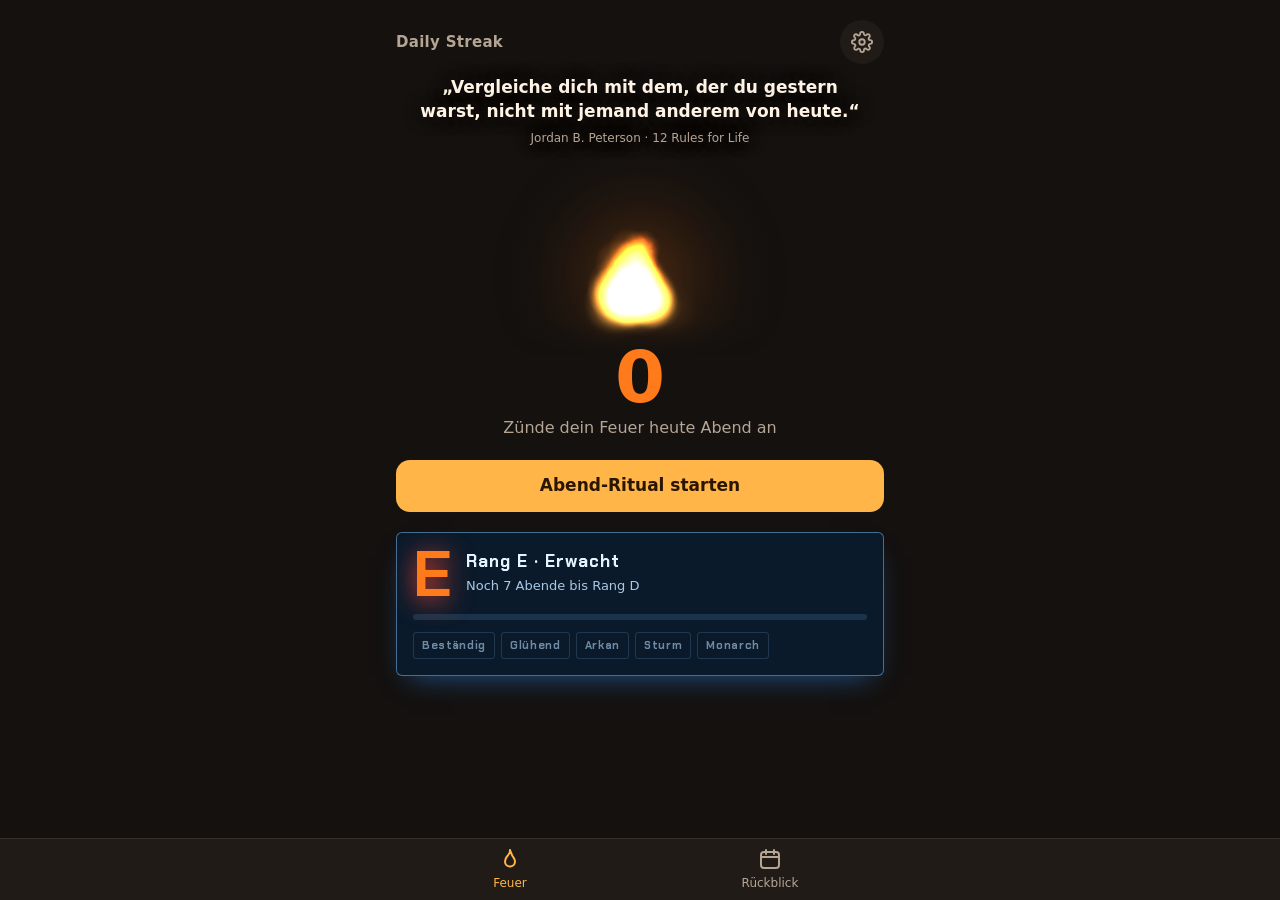
<file: index.html>
<!doctype html>
<html lang="de">
<head>
  <meta charset="utf-8">
  <meta name="viewport" content="width=device-width, initial-scale=1, viewport-fit=cover">
  <meta name="theme-color" content="#14110F">
  <meta name="apple-mobile-web-app-capable" content="yes">
  <meta name="apple-mobile-web-app-status-bar-style" content="black-translucent">
  <meta name="apple-mobile-web-app-title" content="Daily Streak">
  <title>Daily Streak</title>
  <link rel="apple-touch-icon" href="./icons/icon-180.png">
  <link rel="manifest" href="./manifest.webmanifest">
  <link rel="stylesheet" href="./css/base.css">
  <link rel="stylesheet" href="./css/home.css">
  <link rel="stylesheet" href="./css/ritual.css">
  <link rel="stylesheet" href="./css/review.css">
  <link rel="stylesheet" href="./css/settings.css">
</head>
<body>
  <main id="view"></main>

  <nav class="tabbar">
    <a href="#/feuer">
      <svg viewBox="0 0 24 24" fill="none" stroke="currentColor" stroke-width="2" stroke-linecap="round" stroke-linejoin="round" aria-hidden="true">
        <path d="M12 3c.5 3-1.5 4.5-3 6.5C7.5 11.3 7 13 7 14.5a5 5 0 0 0 10 0c0-2.5-1.5-4-2.5-5.5C13.8 7.5 13 6 12 3z"/>
      </svg>
      <span>Feuer</span>
    </a>
    <a href="#/rueckblick">
      <svg viewBox="0 0 24 24" fill="none" stroke="currentColor" stroke-width="2" stroke-linecap="round" stroke-linejoin="round" aria-hidden="true">
        <rect x="3" y="5" width="18" height="16" rx="3"/>
        <path d="M3 10h18M8 3v4M16 3v4"/>
      </svg>
      <span>Rückblick</span>
    </a>
  </nav>

  <div id="overlay"></div>

  <script type="module" src="./js/app.js"></script>
</body>
</html>
</file>
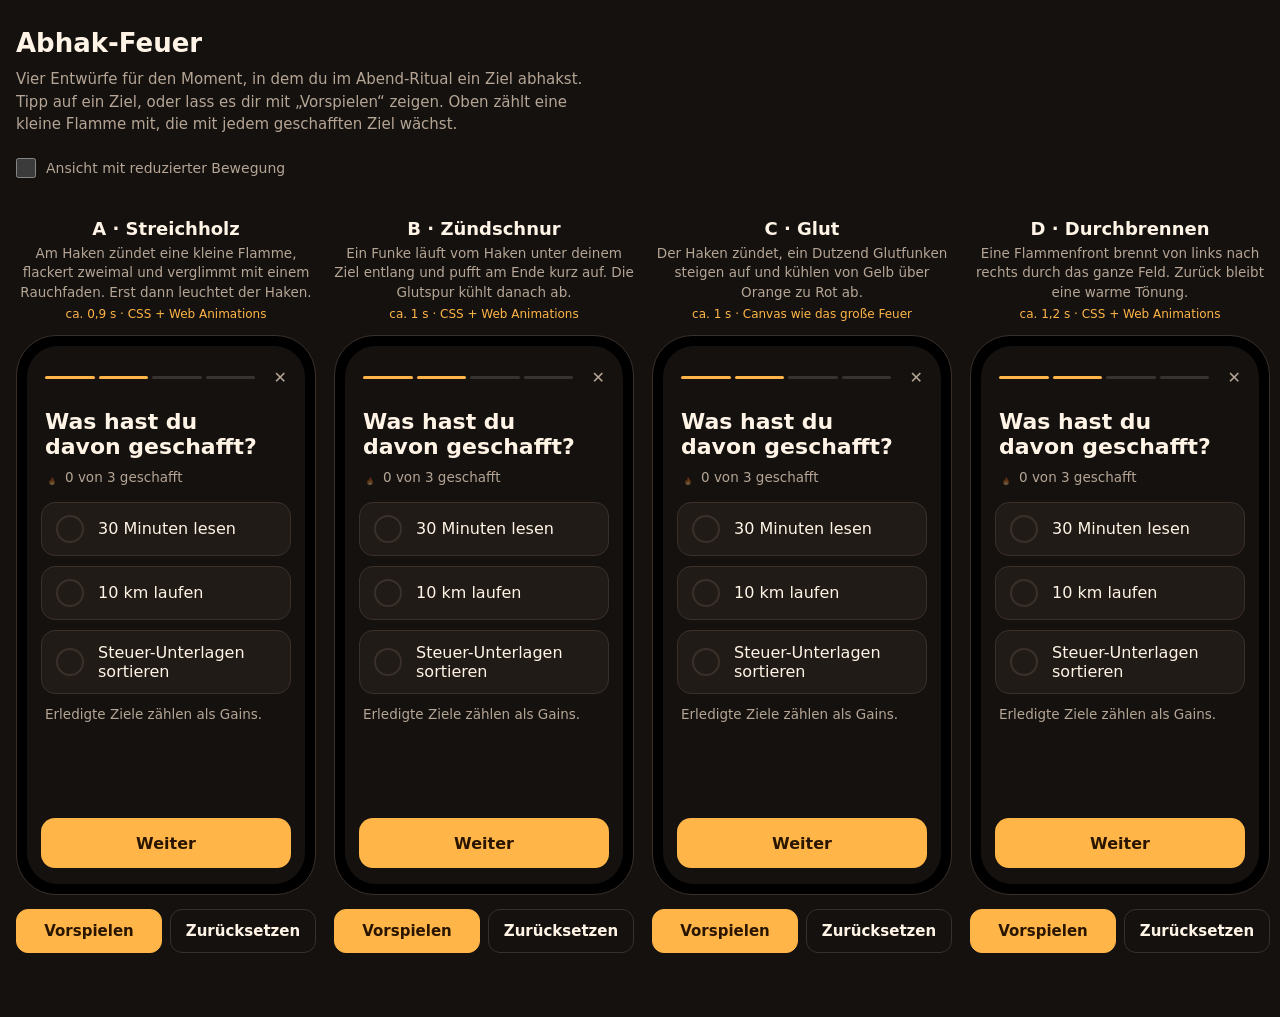
<file: drafts/abhak-feuer.html>
<!doctype html>
<html lang="de">
<head>
<meta charset="utf-8">
<meta name="viewport" content="width=device-width, initial-scale=1, viewport-fit=cover">
<meta name="theme-color" content="#14110F">
<title>Abhak-Feuer</title>
<meta name="claude:viewport-fit-sides" content="cover">
<style>
/* Layout: drei Handys nebeneinander, auf dem Handy untereinander. Farben = App-Tokens (css/base.css), bewusst nur dunkel. */
:root {
  --bg: #14110F; --surface: #211B17; --surface-2: #2D2520; --line: #3A302A;
  --text: #FFF4E6; --muted: #B5A595; --amber: #FFB547; --orange: #FF7A1A; --ember: #E8432E;
  --ui: ui-rounded, "SF Pro Rounded", system-ui, sans-serif;
  --out: cubic-bezier(.16, 1, .3, 1);
  --spring: cubic-bezier(.2, .9, .3, 1.2);
  color-scheme: dark;
}
* { box-sizing: border-box; margin: 0; }
html { background: var(--bg); }
body { min-height: 100dvh; background: var(--bg); color: var(--text); font-family: var(--ui); font-size: 15px;
  -webkit-font-smoothing: antialiased; -webkit-tap-highlight-color: transparent;
  padding-block: 28px 64px; padding-left: max(16px, env(safe-area-inset-left, 0px)); padding-right: max(16px, env(safe-area-inset-right, 0px)); }
::selection { background: var(--amber); color: #2A1600; }
:focus-visible { outline: 2px solid var(--amber); outline-offset: 3px; }

.top { max-width: 1260px; margin: 0 auto 28px; display: grid; gap: 10px; }
.top h1 { font-size: 26px; font-weight: 800; text-wrap: balance; }
.top p { color: var(--muted); line-height: 1.5; max-width: 62ch; }
.switch { display: inline-flex; align-items: center; gap: 10px; font-size: 14px; color: var(--muted); cursor: pointer; width: fit-content; min-height: 44px; }
.switch input { width: 20px; height: 20px; accent-color: var(--amber); }

.grid { max-width: 1260px; margin: 0 auto; display: grid; gap: 36px 24px; grid-template-columns: repeat(auto-fit, minmax(270px, 1fr)); }
.variant { display: grid; gap: 14px; justify-items: center; align-content: start; }
.variant header { text-align: center; display: grid; gap: 5px; }
.variant h2 { font-size: 18px; font-weight: 800; }
.variant header p { font-size: 13.5px; color: var(--muted); line-height: 1.45; max-width: 36ch; }
.meta { font-size: 12px; color: var(--amber); font-variant-numeric: tabular-nums; }
.controls { display: flex; gap: 8px; width: 100%; max-width: 300px; }
.controls button { flex: 1; min-height: 44px; border-radius: 12px; border: 1px solid var(--line); background: transparent; color: var(--text); font: inherit; font-weight: 700; cursor: pointer; }
.controls button:first-child { background: var(--amber); border-color: var(--amber); color: #2A1600; }
.controls button:active { transform: scale(.97); }

/* Handy-Rahmen mit Ritual-Screen „Was hast du davon geschafft?“ */
.phone { width: 300px; max-width: 100%; height: 560px; border-radius: 40px; padding: 10px; background: #000; border: 1px solid var(--line); }
.screen { position: relative; height: 100%; border-radius: 31px; background: var(--bg); overflow: hidden; display: flex; flex-direction: column; padding: 14px 14px 16px; }
.screen canvas { position: absolute; inset: 0; width: 100%; height: 100%; pointer-events: none; z-index: 5; }
.bars { display: flex; gap: 4px; align-items: center; padding: 8px 4px 0; }
.bars i { flex: 1; height: 3px; border-radius: 2px; background: rgba(255,244,230,.15); }
.bars i.on { background: var(--amber); }
.bars b { width: 28px; text-align: right; font-size: 16px; color: var(--muted); font-weight: 400; }
.h { font-size: 22px; font-weight: 800; line-height: 1.15; margin: 22px 4px 8px; text-wrap: balance; }
.count { display: flex; align-items: center; gap: 6px; margin: 0 4px 16px; font-size: 13.5px; color: var(--muted); font-variant-numeric: tabular-nums; }
.count .cf { width: 14px; height: 18px; transform-origin: 50% 100%; transform: scale(.55); opacity: .35; transition: transform 320ms var(--out), opacity 320ms; }
.count .cf svg { display: block; width: 100%; height: 100%; }
.list { display: flex; flex-direction: column; gap: 10px; }

/* Zeile = 1:1 aus css/ritual.css (.r-check / .r-tick) */
.r-check { position: relative; display: flex; align-items: center; gap: 14px; min-height: 52px; padding: 12px 14px;
  background: var(--surface); border: 1px solid var(--line); border-radius: 14px; font-size: 16px; cursor: pointer; }
.r-check input { position: absolute; opacity: 0; inset: 0; width: 100%; height: 100%; margin: 0; cursor: pointer; z-index: 3; }
.r-check:has(input:focus-visible) { outline: 2px solid var(--amber); outline-offset: 2px; }
.r-tick { position: relative; flex: none; width: 28px; height: 28px; border-radius: 50%; border: 2px solid var(--line);
  display: grid; place-items: center; color: var(--bg); transition: background 200ms, border-color 200ms; }
.r-tick svg { opacity: 0; transition: opacity 160ms; }
.r-check input:checked ~ .r-tick { background: var(--amber); border-color: var(--amber); }
.r-check input:checked ~ .r-tick svg { opacity: 1; }
.r-label { flex: 1; overflow-wrap: anywhere; transition: color 300ms; }
.r-check input:checked ~ .r-label { color: #FFE9C7; }
.hint { color: var(--muted); font-size: 13.5px; margin: 12px 4px 0; }
.grow { flex: 1; }
.fake-btn { height: 50px; border-radius: 14px; background: var(--amber); color: #2A1600; font-weight: 700; display: grid; place-items: center; font-size: 16px; }

/* Gemeinsame Flamme */
.flame { position: absolute; pointer-events: none; transform-origin: 50% 100%; z-index: 4; }
.flame svg { display: block; width: 100%; height: 100%; overflow: visible; }

/* A Streichholz: Haken leuchtet erst, wenn die Flamme vergeht */
.va .r-check input:checked ~ .r-tick { transition-delay: 380ms, 380ms; }
.va .r-check input:checked ~ .r-tick svg { transition-delay: 380ms; }
.smoke { position: absolute; left: 50%; top: -6px; width: 8px; height: 8px; margin-left: -4px; border-radius: 50%;
  background: rgba(181,165,149,.55); filter: blur(2px); pointer-events: none; opacity: 0; z-index: 4; }

/* B Zündschnur */
.fuse { position: absolute; left: 56px; right: 16px; bottom: 7px; height: 2px; border-radius: 1px; transform: scaleX(0); transform-origin: 0 50%;
  background: linear-gradient(90deg, rgba(255,181,71,.25), var(--orange) 85%, #FFF1C9); pointer-events: none; z-index: 2; }
.warm { position: absolute; inset: 0; border-radius: inherit; pointer-events: none; opacity: 0;
  background: radial-gradient(120% 140% at 10% 50%, rgba(255,122,26,.22), transparent 60%); }

/* D Durchbrennen: Flammenfront läuft durchs Feld, danach bleibt es warm getönt */
.vd .r-check { overflow: hidden; transition: background 400ms 650ms, border-color 400ms 650ms; }
.vd .r-check:has(input:checked) { background: #2A1F18; border-color: #4D3526; }
.burn { position: absolute; inset: 0; transform: scaleX(0); transform-origin: 0 50%; pointer-events: none; z-index: 1;
  background: linear-gradient(90deg, rgba(232,67,46,.05), rgba(255,122,26,.18) 75%, rgba(255,181,71,.45)); }
.front { position: absolute; top: 0; bottom: 0; left: 0; width: 24px; margin-left: -12px; pointer-events: none; z-index: 2; }
.front .flame { left: 0; }
.rm .vd .r-check { transition-delay: 0ms; }

/* Reduzierte Bewegung: keine Flammen, nur ruhiges Einfärben */
.rm .va .r-check input:checked ~ .r-tick, .rm .va .r-check input:checked ~ .r-tick svg { transition-delay: 0ms; }

@media (max-width: 420px) { .phone { height: 540px; } }
</style>
</head>
<body>
<svg width="0" height="0" style="position:absolute" aria-hidden="true">
  <defs>
    <linearGradient id="g-out" x1="0" y1="0" x2="0" y2="1"><stop offset="0" stop-color="#E8432E"/><stop offset=".55" stop-color="#FF7A1A"/><stop offset="1" stop-color="#FFB547"/></linearGradient>
    <linearGradient id="g-in" x1="0" y1="0" x2="0" y2="1"><stop offset="0" stop-color="#FFB547"/><stop offset="1" stop-color="#FFF1C9"/></linearGradient>
  </defs>
</svg>

<header class="top">
  <h1>Abhak-Feuer</h1>
  <p>Vier Entwürfe für den Moment, in dem du im Abend-Ritual ein Ziel abhakst. Tipp auf ein Ziel, oder lass es dir mit „Vorspielen“ zeigen. Oben zählt eine kleine Flamme mit, die mit jedem geschafften Ziel wächst.</p>
  <label class="switch"><input type="checkbox" id="rm"> Ansicht mit reduzierter Bewegung</label>
</header>

<main class="grid" id="grid"></main>

<script>
const FLAME = '<svg viewBox="0 0 24 32" aria-hidden="true"><path fill="url(#g-out)" d="M12 1c1 6 9 10 9 19a9 9 0 0 1-18 0c0-4 2-7 4-9 0 3 1 5 3 6-1-5 0-11 2-16z"/><path fill="url(#g-in)" d="M12 14c1 3 5 5 5 10a5 5 0 0 1-10 0c0-3 2-5 3-6 0 2 1 3 2 3-1-2-1-5 0-7z"/></svg>';
const TICK = '<svg viewBox="0 0 24 24" width="16" height="16" fill="none" stroke="currentColor" stroke-width="3.5" stroke-linecap="round" stroke-linejoin="round"><path d="M5 12.5l4.5 4.5L19 7.5"/></svg>';
const GOALS = ['30 Minuten lesen', '10 km laufen', 'Steuer-Unterlagen sortieren'];
const VARIANTS = [
  { id: 'a', name: 'A · Streichholz', meta: 'ca. 0,9 s · CSS + Web Animations',
    text: 'Am Haken zündet eine kleine Flamme, flackert zweimal und verglimmt mit einem Rauchfaden. Erst dann leuchtet der Haken.' },
  { id: 'b', name: 'B · Zündschnur', meta: 'ca. 1 s · CSS + Web Animations',
    text: 'Ein Funke läuft vom Haken unter deinem Ziel entlang und pufft am Ende kurz auf. Die Glutspur kühlt danach ab.' },
  { id: 'c', name: 'C · Glut', meta: 'ca. 1 s · Canvas wie das große Feuer',
    text: 'Der Haken zündet, ein Dutzend Glutfunken steigen auf und kühlen von Gelb über Orange zu Rot ab.' },
  { id: 'd', name: 'D · Durchbrennen', meta: 'ca. 1,2 s · CSS + Web Animations',
    text: 'Eine Flammenfront brennt von links nach rechts durch das ganze Feld. Zurück bleibt eine warme Tönung.' },
];
const rmBox = document.getElementById('rm');
const reduced = () => rmBox.checked || matchMedia('(prefers-reduced-motion: reduce)').matches;
rmBox.addEventListener('change', () => document.body.classList.toggle('rm', rmBox.checked));

function flame(w) {
  const f = document.createElement('span');
  f.className = 'flame'; f.innerHTML = FLAME;
  f.style.width = w + 'px'; f.style.height = (w * 32 / 24) + 'px';
  return f;
}
const done = (els, anims) => Promise.all(anims.map((a) => a.finished)).catch(() => {}).finally(() => els.forEach((e) => e.remove()));

// A: Flamme wächst aus dem Haken, flackert, schrumpft; danach steigt Rauch auf.
function playA(row) {
  const tick = row.querySelector('.r-tick');
  const f = flame(24); f.style.left = '50%'; f.style.bottom = '25%'; f.style.marginLeft = '-12px';
  const s = document.createElement('span'); s.className = 'smoke';
  tick.append(f, s);
  return done([f, s], [
    f.animate([
      { transform: 'translateY(4px) scale(.2)', opacity: 0 },
      { transform: 'translateY(0) scale(1.05, 1)', opacity: 1, offset: .22 },
      { transform: 'scale(.9, 1.14)', offset: .4 },
      { transform: 'scale(1.06, .94)', offset: .55 },
      { transform: 'scale(.95, 1.05)', offset: .68 },
      { transform: 'translateY(-2px) scale(.3, .45)', opacity: .7, offset: .9 },
      { transform: 'translateY(-3px) scale(0)', opacity: 0 },
    ], { duration: 780, easing: 'ease-in-out' }),
    s.animate([
      { transform: 'translateY(0) scale(.6)', opacity: 0 },
      { opacity: .5, offset: .2 },
      { transform: 'translate(3px, -26px) scale(1.8)', opacity: 0 },
    ], { duration: 800, delay: 560, easing: 'ease-out', fill: 'backwards' }),
  ]);
}

// B: Funke läuft eine Glutspur entlang, pufft am Ende auf, Spur kühlt ab.
function playB(row) {
  const fuse = document.createElement('span'); fuse.className = 'fuse';
  const warm = document.createElement('span'); warm.className = 'warm';
  const f = flame(12); f.style.left = '50px'; f.style.bottom = '6px';
  row.append(warm, fuse, f);
  const dist = row.clientWidth - 56 - 16;
  const run = { duration: 560, easing: 'cubic-bezier(.45, 0, .55, 1)', fill: 'forwards' };
  return done([fuse, warm, f], [
    fuse.animate([{ transform: 'scaleX(0)' }, { transform: 'scaleX(1)' }], run),
    fuse.animate([{ opacity: 1 }, { opacity: 0 }], { duration: 650, delay: 600, fill: 'forwards' }),
    f.animate([
      { transform: 'translateX(0) scale(.5)', opacity: 0 },
      { transform: `translateX(${dist * .15}px) scale(1)`, opacity: 1, offset: .15 },
      { transform: `translateX(${dist * .55}px) scale(1.1, .9)`, offset: .55 },
      { transform: `translateX(${dist}px) scale(1)`, opacity: 1 },
    ], run),
    f.animate([
      { transform: `translateX(${dist}px) scale(1)`, opacity: 1 },
      { transform: `translateX(${dist}px) translateY(-5px) scale(1.9)`, opacity: 0 },
    ], { duration: 320, delay: 560, easing: 'ease-out', fill: 'forwards' }),
    warm.animate([{ opacity: 0 }, { opacity: 1, offset: .35 }, { opacity: 0 }], { duration: 1000, easing: 'ease-out' }),
  ]);
}

// C: kurze Flamme im Haken + Glutfunken auf dem Canvas des Handys.
function playC(row, phone) {
  const tick = row.querySelector('.r-tick');
  const f = flame(16); f.style.left = '50%'; f.style.bottom = '35%'; f.style.marginLeft = '-8px';
  tick.append(f);
  const a = f.animate([
    { transform: 'scale(.2)', opacity: 0 },
    { transform: 'scale(1.1, 1)', opacity: 1, offset: .3 },
    { transform: 'scale(.9, 1.1)', offset: .55 },
    { transform: 'translateY(-2px) scale(0)', opacity: 0 },
  ], { duration: 520, easing: 'ease-out' });
  const sr = phone.screen.getBoundingClientRect(), tr = tick.getBoundingClientRect();
  embers(phone, tr.left - sr.left + tr.width / 2, tr.top - sr.top + tr.height / 2);
  return done([f], [a]);
}

function embers(phone, x, y) {
  const cv = phone.canvas, ctx = cv.getContext('2d'), dpr = devicePixelRatio || 1;
  if (cv.width !== cv.clientWidth * dpr) { cv.width = cv.clientWidth * dpr; cv.height = cv.clientHeight * dpr; }
  const now = performance.now();
  for (let i = 0; i < 12; i++) phone.parts.push({
    x: x + (Math.random() - .5) * 10, y: y - 4, vx: (Math.random() - .5) * 1.4, vy: -(1.2 + Math.random() * 1.6),
    r: 1.4 + Math.random() * 1.8, t0: now + Math.random() * 120, life: 700 + Math.random() * 450,
  });
  if (phone.raf) return;
  const frame = (t) => {
    ctx.setTransform(dpr, 0, 0, dpr, 0, 0);
    ctx.clearRect(0, 0, cv.clientWidth, cv.clientHeight);
    ctx.globalCompositeOperation = 'lighter';
    phone.parts = phone.parts.filter((p) => t - p.t0 < p.life);
    for (const p of phone.parts) {
      const k = (t - p.t0) / p.life;
      if (k < 0) continue;
      p.vy *= .97; p.vx += (Math.random() - .5) * .12; p.x += p.vx; p.y += p.vy;
      ctx.fillStyle = `hsla(${45 - 37 * k}, 100%, ${84 - 34 * k}%, ${1 - k * k})`;
      ctx.beginPath(); ctx.arc(p.x, p.y, p.r * (1 - k * .6), 0, 7); ctx.fill();
    }
    phone.raf = phone.parts.length ? requestAnimationFrame(frame) : 0;
    if (!phone.raf) ctx.clearRect(0, 0, cv.clientWidth, cv.clientHeight);
  };
  phone.raf = requestAnimationFrame(frame);
}

// D: Flammenfront brennt von links nach rechts durchs Feld, Glutspur kühlt ab.
function playD(row) {
  const burn = document.createElement('span'); burn.className = 'burn';
  const front = document.createElement('span'); front.className = 'front';
  const h = row.clientHeight, w = row.clientWidth;
  // [Größe, Höhe im Feld, Versatz] – leicht versetzt, damit es wie eine Front aussieht und nicht wie ein Strich
  [[24, .55, 0], [17, .2, -9], [19, .85, -6], [14, .4, 8], [12, .95, 5]].forEach(([size, y, x], i) => {
    const f = flame(size); f.style.bottom = (h * (1 - y) - size * .5) + 'px'; f.style.left = x + 'px';
    front.append(f);
    f.animate([{ transform: 'scale(1, 1)' }, { transform: 'scale(.85, 1.2)' }, { transform: 'scale(1.1, .9)' }, { transform: 'scale(1, 1)' }],
      { duration: 260 + i * 70, iterations: Infinity, easing: 'ease-in-out' }); // endet mit dem Entfernen der Front
  });
  row.append(burn, front);
  const sweep = { duration: 820, easing: 'cubic-bezier(.4, 0, .6, 1)', fill: 'forwards' };
  return done([burn, front], [
    burn.animate([{ transform: 'scaleX(0)', opacity: 1 }, { transform: 'scaleX(1)', opacity: 1, offset: .8 }, { transform: 'scaleX(1)', opacity: 0 }],
      { duration: 1250, easing: 'cubic-bezier(.4, 0, .6, 1)', fill: 'forwards' }),
    front.animate([{ transform: 'translateX(0)', opacity: 0 }, { opacity: 1, offset: .12 }, { opacity: 1, offset: .85 }, { transform: `translateX(${w + 12}px)`, opacity: 0 }], sweep),
  ]);
}

const PLAY = { a: playA, b: playB, c: playC, d: playD };

function buildPhone(v) {
  const sec = document.createElement('section');
  sec.className = 'variant v' + v.id;
  sec.setAttribute('aria-labelledby', 'h-' + v.id);
  sec.innerHTML = `
    <header><h2 id="h-${v.id}">${v.name}</h2><p>${v.text}</p><span class="meta">${v.meta}</span></header>
    <div class="phone"><div class="screen">
      ${v.id === 'c' ? '<canvas aria-hidden="true"></canvas>' : ''}
      <div class="bars" aria-hidden="true"><i class="on"></i><i class="on"></i><i></i><i></i><b>✕</b></div>
      <h3 class="h">Was hast du davon geschafft?</h3>
      <p class="count" aria-live="polite"><span class="cf" aria-hidden="true">${FLAME}</span><span class="cn">0 von 3 geschafft</span></p>
      <div class="list">${GOALS.map((g, i) => `
        <label class="r-check"><input type="checkbox" id="g-${v.id}-${i}">
          <span class="r-tick" aria-hidden="true">${TICK}</span><span class="r-label">${g}</span></label>`).join('')}</div>
      <p class="hint">Erledigte Ziele zählen als Gains.</p>
      <div class="grow"></div>
      <div class="fake-btn" aria-hidden="true">Weiter</div>
    </div></div>
    <div class="controls"><button type="button" data-play>Vorspielen</button><button type="button" data-reset>Zurücksetzen</button></div>`;
  const phone = { screen: sec.querySelector('.screen'), canvas: sec.querySelector('canvas'), parts: [], raf: 0, timers: [] };
  const boxes = [...sec.querySelectorAll('.r-check input')];
  const cf = sec.querySelector('.cf'), cn = sec.querySelector('.cn');

  const update = () => {
    const n = boxes.filter((b) => b.checked).length;
    cn.textContent = n === 3 ? 'Alle 3 geschafft' : `${n} von 3 geschafft`;
    cf.style.transform = `scale(${.55 + n * .2})`;
    cf.style.opacity = n ? 1 : .35;
    if (n === 3 && !reduced()) cf.animate([{ filter: 'brightness(1)' }, { filter: 'brightness(1.6)' }, { filter: 'brightness(1)' }], { duration: 600, delay: 200 });
  };
  boxes.forEach((b) => b.addEventListener('change', () => {
    const row = b.closest('.r-check');
    // schnelles Hin-und-her: alte Flammen abbrechen, CSS-Übergänge des Hakens aber laufen lassen
    row.getAnimations({ subtree: true }).forEach((a) => { if (!(a instanceof CSSTransition)) a.cancel(); });
    if (b.checked && !reduced()) { PLAY[v.id](row, phone); navigator.vibrate?.(8); }
    update();
  }));
  const reset = () => {
    phone.timers.forEach(clearTimeout); phone.timers = [];
    boxes.forEach((b) => { b.checked = false; b.closest('.r-check').getAnimations({ subtree: true }).forEach((a) => a.cancel()); });
    update();
  };
  sec.querySelector('[data-reset]').addEventListener('click', reset);
  sec.querySelector('[data-play]').addEventListener('click', () => {
    reset();
    boxes.forEach((b, i) => phone.timers.push(setTimeout(() => { b.checked = true; b.dispatchEvent(new Event('change')); }, 400 + i * 1200)));
  });
  return sec;
}

const grid = document.getElementById('grid');
VARIANTS.forEach((v) => grid.append(buildPhone(v)));
</script>
</body>
</html>
</file>
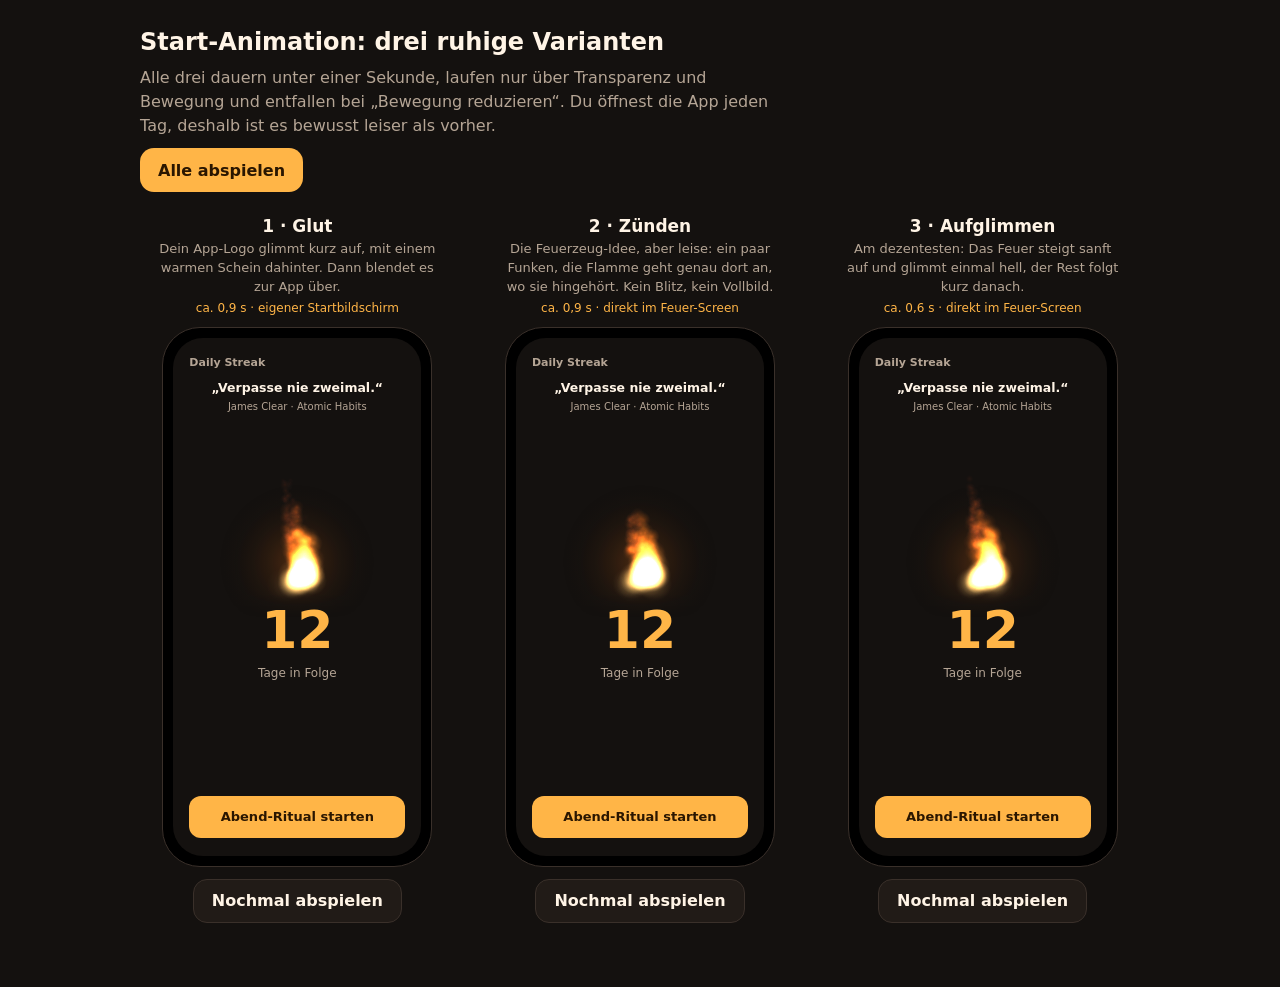
<file: drafts/intro-varianten.html>
<!doctype html>
<html lang="de">
<head>
<meta charset="utf-8">
<meta name="viewport" content="width=device-width, initial-scale=1">
<meta name="theme-color" content="#14110F">
<title>Intro-Varianten</title>
<style>
:root {
  --bg: #14110F; --surface: #211B17; --surface-2: #2D2520; --line: #3A302A;
  --text: #FFF4E6; --muted: #B5A595; --amber: #FFB547; --orange: #FF7A1A;
  --ui: ui-rounded, "SF Pro Rounded", system-ui, sans-serif;
  --out: cubic-bezier(0.23, 1, 0.32, 1); /* starkes ease-out (Emil Kowalski) */
}
* { box-sizing: border-box; margin: 0; }
html { background: var(--bg); color: var(--text); font-family: var(--ui); color-scheme: dark; }
body { min-height: 100dvh; padding: 28px 16px 64px; }
:focus-visible { outline: 2px solid var(--amber); outline-offset: 3px; }

.top { max-width: 1000px; margin: 0 auto 24px; display: grid; gap: 10px; }
.top h1 { font-size: 24px; font-weight: 800; }
.top p { color: var(--muted); line-height: 1.5; max-width: 62ch; }
.grid { max-width: 1000px; margin: 0 auto; display: grid; gap: 28px; grid-template-columns: repeat(auto-fit, minmax(270px, 1fr)); }
.variant { display: grid; gap: 12px; justify-items: center; }
.variant header { text-align: center; display: grid; gap: 4px; }
.variant h2 { font-size: 17px; font-weight: 800; }
.variant header p { font-size: 13px; color: var(--muted); line-height: 1.45; max-width: 34ch; }
.variant .meta { font-size: 12px; color: var(--amber); font-variant-numeric: tabular-nums; }

.phone { width: 270px; height: 540px; border-radius: 38px; padding: 10px; background: #000; border: 1px solid var(--line); }
.screen { position: relative; height: 100%; border-radius: 30px; overflow: hidden; background: var(--bg); }

.btn { min-height: 44px; padding: 0 18px; border-radius: 14px; border: 1px solid var(--line); background: var(--surface); color: var(--text); font: inherit; font-weight: 700; cursor: pointer; }
.btn-all { justify-self: start; background: var(--amber); color: #2A1600; border: 0; }

/* Nachbau des Feuer-Screens, verkleinert */
.m-home { display: flex; flex-direction: column; align-items: center; gap: 10px; padding: 18px 16px; height: 100%; }
.m-home > * { width: 100%; }
.m-head { font-size: 11px; font-weight: 700; color: var(--muted); }
.m-quote { text-align: center; font-size: 12.5px; line-height: 1.4; font-weight: 600; }
.m-quote figcaption { margin-top: 4px; font-size: 10px; font-weight: 400; color: var(--muted); }
.m-fire { position: relative; height: 200px; margin: -6px 0 -24px; }
.m-fire canvas { width: 100%; height: 100%; display: block; -webkit-mask-image: linear-gradient(to bottom, transparent, #000 30%, #000 88%, transparent); mask-image: linear-gradient(to bottom, transparent, #000 30%, #000 88%, transparent); }
.m-num { text-align: center; font-size: 52px; line-height: 1; font-weight: 800; color: var(--amber); }
.m-sub { text-align: center; font-size: 12px; color: var(--muted); }
.m-btn { margin-top: auto; min-height: 42px; display: grid; place-items: center; border-radius: 12px; background: var(--amber); color: #2A1600; font-size: 13px; font-weight: 700; }

/* ---------- 1 · Glut: Logo glimmt auf, dann ist die App da ---------- */
.splash { position: absolute; inset: 0; display: grid; place-items: center; background: var(--bg); z-index: 2; pointer-events: none; }
.splash svg { width: 64px; height: 64px; grid-area: 1 / 1; }
.splash .glow { grid-area: 1 / 1; width: 220px; height: 220px; border-radius: 50%; background: radial-gradient(closest-side, rgba(255, 122, 26, .35), transparent); }
.run[data-v="1"] .splash svg { animation: in-soft 450ms var(--out) both; }
.run[data-v="1"] .splash .glow { animation: glow 700ms var(--out) both; }
.run[data-v="1"] .splash { animation: fade-out 300ms var(--out) 600ms forwards; }
.run[data-v="1"] .m-home > * { animation: rise 400ms var(--out) both; animation-delay: calc(600ms + var(--i) * 35ms); }

/* ---------- 2 · Zünden: Funke, Flamme wächst an Ort und Stelle ---------- */
.run[data-v="2"] .m-home > :not(.m-fire) { animation: rise 400ms var(--out) both; animation-delay: calc(450ms + var(--i) * 40ms); }

/* ---------- 3 · Aufglimmen: Feuer und Inhalt blenden sanft ein ---------- */
.run[data-v="3"] .m-fire { animation: fire-in 600ms var(--out) both; }
.run[data-v="3"] .m-fire::after { content: ""; position: absolute; inset: 10% 15% 0; border-radius: 50%; background: radial-gradient(closest-side, rgba(255, 181, 71, .3), transparent); opacity: 0; animation: glow 800ms var(--out) 100ms; pointer-events: none; }
.run[data-v="3"] .m-home > :not(.m-fire) { animation: rise 350ms var(--out) both; animation-delay: calc(120ms + var(--i) * 30ms); }

@keyframes in-soft { from { opacity: 0; transform: scale(.94); } }
@keyframes glow { 0% { opacity: 0; } 40% { opacity: 1; } 100% { opacity: 0; } }
@keyframes fade-out { to { opacity: 0; visibility: hidden; } }
@keyframes rise { from { opacity: 0; transform: translateY(6px); } }
@keyframes fire-in { from { opacity: 0; transform: translateY(10px) scale(.96); } }

@media (prefers-reduced-motion: reduce) {
  .run .splash { display: none; }
  .run * { animation: none !important; }
}
</style>
</head>
<body>
  <div class="top">
    <h1>Start-Animation: drei ruhige Varianten</h1>
    <p>Alle drei dauern unter einer Sekunde, laufen nur über Transparenz und Bewegung und entfallen bei „Bewegung reduzieren“. Du öffnest die App jeden Tag, deshalb ist es bewusst leiser als vorher.</p>
    <button class="btn btn-all" type="button" data-all>Alle abspielen</button>
  </div>

  <div class="grid">
    <section class="variant">
      <header><h2>1 · Glut</h2><p>Dein App-Logo glimmt kurz auf, mit einem warmen Schein dahinter. Dann blendet es zur App über.</p><span class="meta">ca. 0,9 s · eigener Startbildschirm</span></header>
      <div class="phone"><div class="screen" data-v="1"></div></div>
      <button class="btn" type="button" data-play="1">Nochmal abspielen</button>
    </section>
    <section class="variant">
      <header><h2>2 · Zünden</h2><p>Die Feuerzeug-Idee, aber leise: ein paar Funken, die Flamme geht genau dort an, wo sie hingehört. Kein Blitz, kein Vollbild.</p><span class="meta">ca. 0,9 s · direkt im Feuer-Screen</span></header>
      <div class="phone"><div class="screen" data-v="2"></div></div>
      <button class="btn" type="button" data-play="2">Nochmal abspielen</button>
    </section>
    <section class="variant">
      <header><h2>3 · Aufglimmen</h2><p>Am dezentesten: Das Feuer steigt sanft auf und glimmt einmal hell, der Rest folgt kurz danach.</p><span class="meta">ca. 0,6 s · direkt im Feuer-Screen</span></header>
      <div class="phone"><div class="screen" data-v="3"></div></div>
      <button class="btn" type="button" data-play="3">Nochmal abspielen</button>
    </section>
  </div>

<script type="module">
import { createFire } from '../js/ui/fire.js';
import { TIERS } from '../js/streak.js';

const LOGO = '<svg viewBox="0 0 512 512" aria-hidden="true"><path d="M256 56L358.2 284.2A112 112 0 1 1 153.8 284.2Z" fill="#FF7A1A"/><path d="M256 236L305 325A56 56 0 1 1 207 325Z" fill="#FFB547"/></svg>';
const HOME = ['<div class="m-head">Daily Streak</div>',
  '<figure class="m-quote">„Verpasse nie zweimal.“<figcaption>James Clear · Atomic Habits</figcaption></figure>',
  '<div class="m-fire"><canvas></canvas></div>', '<div class="m-num">12</div>',
  '<p class="m-sub">Tage in Folge</p>', '<div class="m-btn">Abend-Ritual starten</div>']
  .map((h, i) => h.replace(/^<(\w+)/, `<$1 style="--i:${i}"`)).join('');

function play(screen) {
  const v = screen.dataset.v;
  screen.classList.remove('run');
  screen.innerHTML = `<div class="m-home">${HOME}</div>` + (v === '1' ? `<div class="splash"><div class="glow"></div>${LOGO}</div>` : '');
  createFire(screen.querySelector('canvas'), TIERS[1], { ignite: v === '2' });
  void screen.offsetWidth; // Animation neu starten
  screen.classList.add('run');
}

const screens = [...document.querySelectorAll('.screen')];
screens.forEach(play);
document.querySelectorAll('[data-play]').forEach((b) => b.addEventListener('click', () => play(screens[b.dataset.play - 1])));
document.querySelector('[data-all]').addEventListener('click', () => screens.forEach(play));
</script>
</body>
</html>
</file>
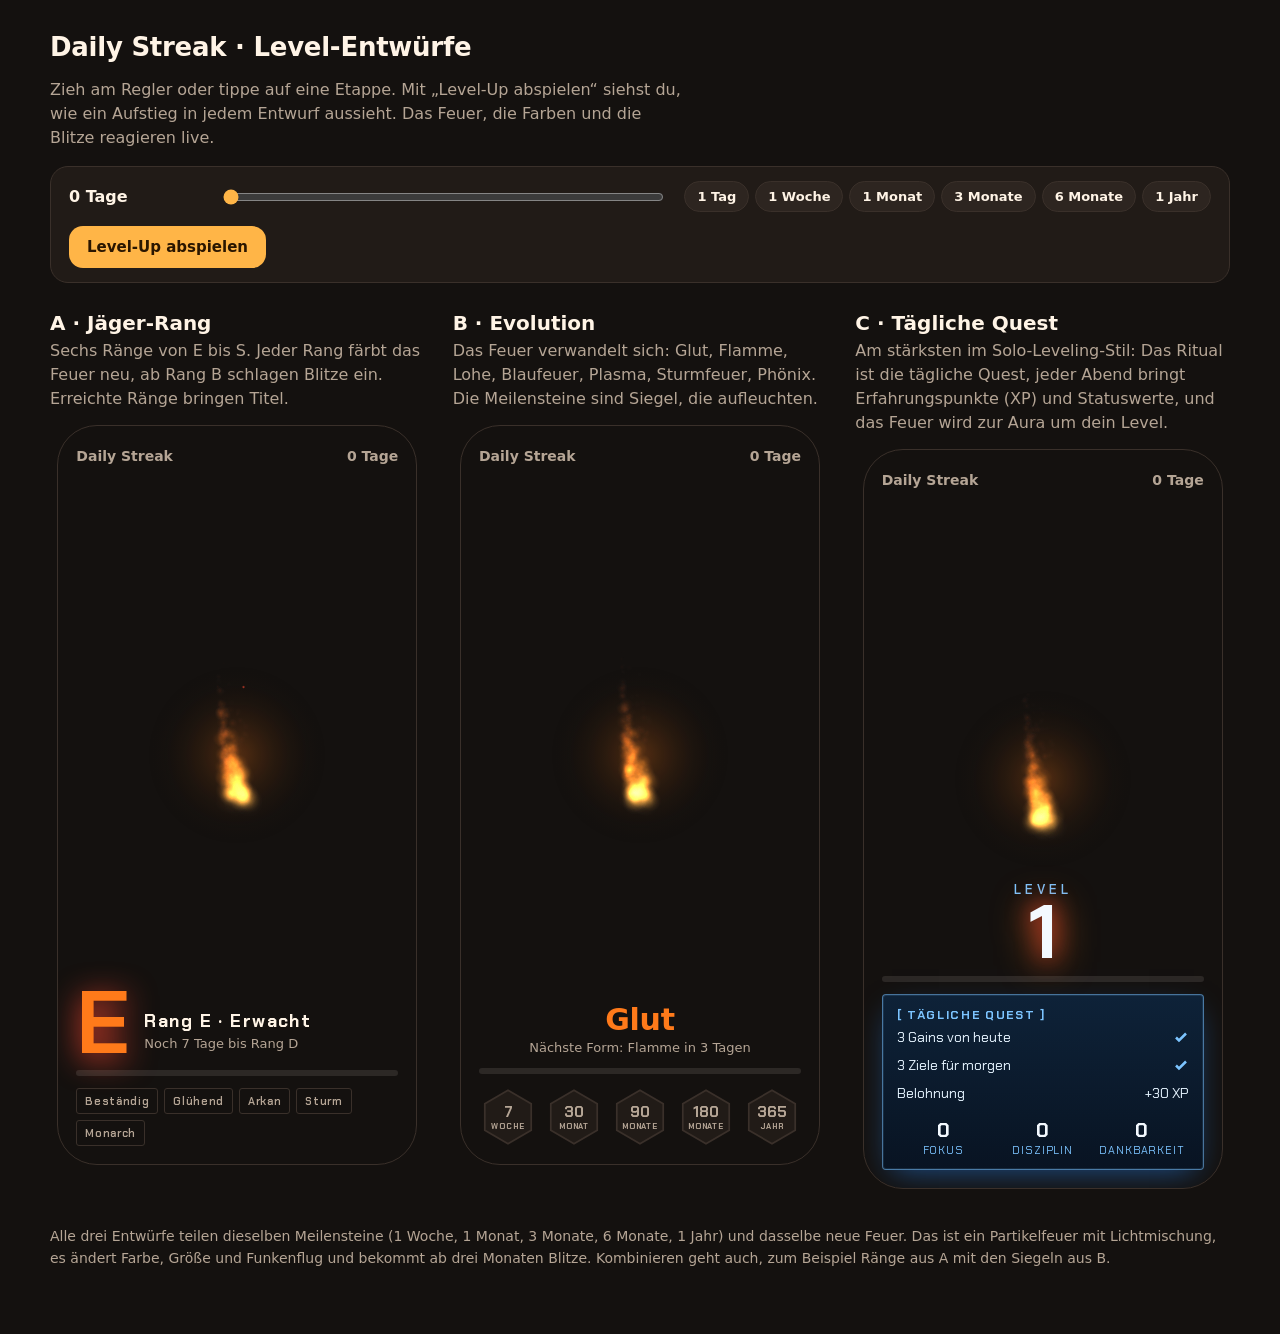
<file: drafts/level-entwuerfe.html>
<!doctype html>
<html lang="de">
<head>
<meta charset="utf-8">
<meta name="viewport" content="width=device-width, initial-scale=1">
<title>Level-Entwürfe</title>
<link rel="preconnect" href="https://fonts.googleapis.com">
<link rel="preconnect" href="https://fonts.gstatic.com" crossorigin>
<link href="https://fonts.googleapis.com/css2?family=Chakra+Petch:wght@500;600;700&display=swap" rel="stylesheet">
<style>
:root {
  --bg: #14110F; --surface: #211B17; --surface-2: #2D2520; --line: #3A302A;
  --text: #FFF4E6; --muted: #B5A595; --amber: #FFB547;
  --sys: #7cc4ff; --sys-deep: #0b1a2b;
  --tier-a: #ff7a1a; --tier-b: #ffb547;
  --ui: ui-rounded, "SF Pro Rounded", system-ui, sans-serif;
  --system: "Chakra Petch", ui-rounded, system-ui, sans-serif;
  --out: cubic-bezier(.16, 1, .3, 1);
}
* { box-sizing: border-box; margin: 0; }
html { background: var(--bg); color: var(--text); font-family: var(--ui); color-scheme: dark; }
::selection { background: var(--amber); color: #2A1600; }
body { min-height: 100dvh; padding: 32px 16px 64px; }
:focus-visible { outline: 2px solid var(--amber); outline-offset: 3px; }

.top { max-width: 1180px; margin: 0 auto 28px; display: grid; gap: 16px; }
.top h1 { font-size: 26px; font-weight: 800; letter-spacing: -0.01em; }
.top p { color: var(--muted); max-width: 62ch; line-height: 1.5; }
.controls { display: flex; flex-wrap: wrap; align-items: center; gap: 14px 20px; background: var(--surface); border: 1px solid var(--line); border-radius: 18px; padding: 14px 18px; }
.controls label { font-weight: 700; font-variant-numeric: tabular-nums; min-width: 12ch; }
.controls input[type=range] { flex: 1 1 260px; accent-color: var(--amber); }
.presets { display: flex; flex-wrap: wrap; gap: 6px; }
.chip { font: 600 13px var(--ui); color: var(--text); background: var(--surface-2); border: 1px solid var(--line); border-radius: 999px; padding: 7px 12px; cursor: pointer; }
.chip:hover { border-color: var(--muted); }
.go { font: 700 15px var(--ui); background: var(--amber); color: #2A1600; border: 0; border-radius: 14px; padding: 12px 18px; cursor: pointer; transition: transform .2s var(--out); }
.go:active { transform: scale(.96); }

.grid { max-width: 1180px; margin: 0 auto; display: grid; grid-template-columns: repeat(auto-fit, minmax(320px, 1fr)); gap: 28px; }
.variant h2 { font-size: 20px; font-weight: 800; margin-bottom: 4px; }
.variant > p { color: var(--muted); line-height: 1.5; margin-bottom: 14px; min-height: 3em; }

.phone { position: relative; width: 100%; max-width: 360px; aspect-ratio: 9 / 18.5; margin: 0 auto; border-radius: 40px; background: var(--bg); border: 1px solid var(--line); overflow: hidden; isolation: isolate; }
.phone .scr { position: absolute; inset: 0; padding: 22px 18px 18px; display: flex; flex-direction: column; }
.phone canvas.fire { position: absolute; left: 0; right: 0; top: 40px; width: 100%; height: 56%; z-index: -1; }
.phone .flash { position: absolute; inset: 0; background: #fff; opacity: 0; pointer-events: none; z-index: 5; }
.phone.burst .flash { animation: flash .6s var(--out); }
@keyframes flash { 0% { opacity: .85 } 100% { opacity: 0 } }
.spacer { flex: 1; }
.app-head { display: flex; justify-content: space-between; align-items: center; color: var(--muted); font-weight: 700; font-size: 14px; }

/* System window – the Solo-Leveling voice */
.sys { font-family: var(--system); color: #e6f4ff; background: linear-gradient(180deg, rgba(14,36,60,.92), rgba(8,20,36,.92)); border: 1px solid rgba(124,196,255,.55); border-radius: 4px; box-shadow: 0 10px 30px -10px rgba(40,140,255,.55), inset 0 0 0 1px rgba(124,196,255,.12); padding: 12px 14px; }
.sys .t { font-weight: 700; font-size: 12px; letter-spacing: .14em; color: var(--sys); }
.sys .big { font-weight: 700; font-size: 22px; letter-spacing: .04em; margin-top: 2px; }
.popup { position: absolute; left: 18px; right: 18px; top: 34%; z-index: 6; text-align: center; clip-path: inset(50% 0 50% 0); opacity: 0; pointer-events: none; }
.phone.burst .popup { animation: popup 2.6s var(--out) forwards; }
@keyframes popup {
  0% { clip-path: inset(50% 0 50% 0); opacity: 1 }
  14% { clip-path: inset(0 0 0 0); opacity: 1 }
  80% { clip-path: inset(0 0 0 0); opacity: 1 }
  100% { clip-path: inset(0 0 0 0); opacity: 0 }
}

.bar { height: 6px; border-radius: 3px; background: rgba(255,244,230,.1); overflow: hidden; }
.bar i { display: block; height: 100%; width: 0; background: linear-gradient(90deg, var(--tier-a), var(--tier-b)); transition: width .8s var(--out); }

/* A: Rang */
.rank { display: flex; align-items: flex-end; gap: 14px; }
.rank .letter { font-family: var(--system); font-weight: 700; font-size: 88px; line-height: .8; color: var(--tier-b); text-shadow: 0 6px 30px var(--tier-a); transition: color .6s; }
.rank .meta { padding-bottom: 6px; }
.rank .meta b { display: block; font-family: var(--system); font-size: 18px; letter-spacing: .08em; }
.rank .meta span { color: var(--muted); font-size: 13px; }
.titles { display: flex; flex-wrap: wrap; gap: 6px; margin-top: 12px; }
.title { font-family: var(--system); font-size: 11px; font-weight: 600; letter-spacing: .06em; padding: 5px 8px; border-radius: 3px; border: 1px solid var(--line); color: var(--muted); white-space: nowrap; }
.title.on { border-color: rgba(124,196,255,.6); color: #e6f4ff; background: rgba(20,60,100,.45); }

/* B: Evolution */
.form-name { text-align: center; }
.form-name b { display: block; font-size: 30px; font-weight: 800; letter-spacing: -0.01em; color: var(--tier-b); transition: color .6s; }
.form-name span { color: var(--muted); font-size: 13px; }
.seals { display: grid; grid-template-columns: repeat(5, 1fr); gap: 8px; margin-top: 14px; }
.seal { aspect-ratio: 1; display: grid; place-items: center; position: relative; color: var(--muted); }
.seal svg { position: absolute; inset: 0; width: 100%; height: 100%; }
.seal svg path { fill: var(--surface); stroke: var(--line); stroke-width: 3; transition: fill .5s, stroke .5s; }
.seal em { position: relative; font-style: normal; font-family: var(--system); font-weight: 700; font-size: 15px; line-height: 1; text-align: center; }
.seal em small { display: block; font-size: 8px; letter-spacing: .1em; margin-top: 2px; }
.seal.on { color: #2A1600; }
.seal.on svg path { fill: var(--tier-b); stroke: var(--tier-a); }

/* C: Quest */
.lv { text-align: center; font-family: var(--system); }
.lv small { display: block; color: var(--sys); letter-spacing: .3em; font-size: 13px; font-weight: 600; }
.lv b { font-size: 76px; line-height: .9; font-weight: 700; color: #f3f9ff; text-shadow: 0 0 24px var(--tier-a), 0 4px 40px var(--tier-b); }
.quest .row { display: flex; justify-content: space-between; align-items: center; font-size: 14px; padding: 5px 0; }
.quest .row svg { width: 16px; height: 16px; stroke: var(--sys); fill: none; stroke-width: 2.5; }
.stats { display: grid; grid-template-columns: repeat(3, 1fr); gap: 6px; margin-top: 10px; text-align: center; }
.stats div { font-size: 11px; letter-spacing: .08em; color: var(--sys); }
.stats b { display: block; font-size: 20px; color: #f3f9ff; letter-spacing: 0; font-variant-numeric: tabular-nums; }

.legend { max-width: 1180px; margin: 36px auto 0; color: var(--muted); font-size: 14px; line-height: 1.6; }
@media (prefers-reduced-motion: reduce) {
  .phone.burst .flash { animation: none; }
  .phone.burst .popup { animation-duration: .01ms; }
}
</style>
</head>
<body>
<header class="top">
  <h1>Daily Streak · Level-Entwürfe</h1>
  <p>Zieh am Regler oder tippe auf eine Etappe. Mit „Level-Up abspielen“ siehst du, wie ein Aufstieg in jedem Entwurf aussieht. Das Feuer, die Farben und die Blitze reagieren live.</p>
  <div class="controls">
    <label for="days" id="dayslabel">0 Tage</label>
    <input type="range" id="days" min="0" max="400" value="0" step="1">
    <div class="presets">
      <button class="chip" data-d="1">1 Tag</button>
      <button class="chip" data-d="7">1 Woche</button>
      <button class="chip" data-d="30">1 Monat</button>
      <button class="chip" data-d="90">3 Monate</button>
      <button class="chip" data-d="180">6 Monate</button>
      <button class="chip" data-d="365">1 Jahr</button>
    </div>
    <button class="go" id="levelup">Level-Up abspielen</button>
  </div>
</header>

<main class="grid">
  <section class="variant" id="vA">
    <h2>A · Jäger-Rang</h2>
    <p>Sechs Ränge von E bis S. Jeder Rang färbt das Feuer neu, ab Rang B schlagen Blitze ein. Erreichte Ränge bringen Titel.</p>
    <div class="phone"><canvas class="fire"></canvas><div class="flash"></div>
      <div class="popup sys"><div class="t">[ SYSTEM ]</div><div class="big" data-pop></div></div>
      <div class="scr">
        <div class="app-head"><span>Daily Streak</span><span data-days></span></div>
        <div class="spacer"></div>
        <div class="rank"><div class="letter" data-letter>E</div><div class="meta"><b data-rname></b><span data-next></span></div></div>
        <div class="bar" style="margin-top:12px"><i data-bar></i></div>
        <div class="titles" data-titles></div>
      </div>
    </div>
  </section>

  <section class="variant" id="vB">
    <h2>B · Evolution</h2>
    <p>Das Feuer verwandelt sich: Glut, Flamme, Lohe, Blaufeuer, Plasma, Sturmfeuer, Phönix. Die Meilensteine sind Siegel, die aufleuchten.</p>
    <div class="phone"><canvas class="fire"></canvas><div class="flash"></div>
      <div class="popup sys"><div class="t">[ EVOLUTION ]</div><div class="big" data-pop></div></div>
      <div class="scr">
        <div class="app-head"><span>Daily Streak</span><span data-days></span></div>
        <div class="spacer"></div>
        <div class="form-name"><b data-fname></b><span data-next></span></div>
        <div class="bar" style="margin-top:12px"><i data-bar></i></div>
        <div class="seals" data-seals></div>
      </div>
    </div>
  </section>

  <section class="variant" id="vC">
    <h2>C · Tägliche Quest</h2>
    <p>Am stärksten im Solo-Leveling-Stil: Das Ritual ist die tägliche Quest, jeder Abend bringt Erfahrungspunkte (XP) und Statuswerte, und das Feuer wird zur Aura um dein Level.</p>
    <div class="phone"><canvas class="fire"></canvas><div class="flash"></div>
      <div class="popup sys"><div class="t">[ SYSTEM ]</div><div class="big" data-pop></div></div>
      <div class="scr">
        <div class="app-head"><span>Daily Streak</span><span data-days></span></div>
        <div class="spacer"></div>
        <div class="lv"><small>LEVEL</small><b data-lv>1</b></div>
        <div class="bar" style="margin:10px 0 12px"><i data-bar></i></div>
        <div class="sys quest">
          <div class="t">[ TÄGLICHE QUEST ]</div>
          <div class="row"><span>3 Gains von heute</span><svg viewBox="0 0 16 16"><path d="M3 8.5l3 3 7-7"/></svg></div>
          <div class="row"><span>3 Ziele für morgen</span><svg viewBox="0 0 16 16"><path d="M3 8.5l3 3 7-7"/></svg></div>
          <div class="row"><span>Belohnung</span><span data-xp>+30 XP</span></div>
          <div class="stats"><div><b data-s0>0</b>FOKUS</div><div><b data-s1>0</b>DISZIPLIN</div><div><b data-s2>0</b>DANKBARKEIT</div></div>
        </div>
      </div>
    </div>
  </section>
</main>

<p class="legend">Alle drei Entwürfe teilen dieselben Meilensteine (1 Woche, 1 Monat, 3 Monate, 6 Monate, 1 Jahr) und dasselbe neue Feuer. Das ist ein Partikelfeuer mit Lichtmischung, es ändert Farbe, Größe und Funkenflug und bekommt ab drei Monaten Blitze. Kombinieren geht auch, zum Beispiel Ränge aus A mit den Siegeln aus B.</p>

<script>
// Gemeinsame Etappen: Tage → Farben/Größe/Blitze
const TIERS = [
  { d: 0,   rank: 'E', rname: 'Erwacht',   form: 'Glut',        c: ['#e8432e', '#ff7a1a', '#ffb547'], size: .45, bolts: 0, boltC: '#ffd27a' },
  { d: 3,   rank: 'E', rname: 'Erwacht',   form: 'Flamme',      c: ['#e8432e', '#ff7a1a', '#ffd27a'], size: .6,  bolts: 0, boltC: '#ffd27a' },
  { d: 7,   rank: 'D', rname: 'Beständig', form: 'Lohe',        c: ['#ff6a00', '#ffb547', '#fff1c9'], size: .75, bolts: 0, boltC: '#ffd27a' },
  { d: 30,  rank: 'C', rname: 'Glühend',   form: 'Blaufeuer',   c: ['#1e6bff', '#38bdf8', '#e0f7ff'], size: .85, bolts: 0, boltC: '#bfe9ff' },
  { d: 90,  rank: 'B', rname: 'Arkan',     form: 'Plasma',      c: ['#7c3aed', '#c084fc', '#fae8ff'], size: .95, bolts: 1, boltC: '#e9d5ff' },
  { d: 180, rank: 'A', rname: 'Sturm',     form: 'Sturmfeuer',  c: ['#0ea5e9', '#67e8f9', '#ffffff'], size: 1.05, bolts: 2, boltC: '#a5f3fc' },
  { d: 365, rank: 'S', rname: 'Monarch',   form: 'Phönix',      c: ['#f59e0b', '#fde68a', '#ffffff'], size: 1.15, bolts: 4, boltC: '#fff7d6' },
];
const RANKS = TIERS.filter((t, i, a) => i === a.findIndex(x => x.rank === t.rank));
const MILESTONES = [[7, '1 W'], [30, '1 M'], [90, '3 M'], [180, '6 M'], [365, '1 J']];
const reduce = matchMedia('(prefers-reduced-motion: reduce)').matches;
const tierFor = d => TIERS.filter(t => d >= t.d).at(-1);
const nextOf = (list, d) => list.find(t => t.d > d);
const levelFor = d => Math.floor(1 + Math.sqrt(d * 3));

// Partikelfeuer + Blitze, eine Instanz pro Handy
function Fire(canvas) {
  const ctx = canvas.getContext('2d');
  let W = 0, H = 0, parts = [], bolts = [], tier = TIERS[0], boost = 0;
  const fit = () => { const r = devicePixelRatio || 1; W = canvas.clientWidth; H = canvas.clientHeight; canvas.width = W * r; canvas.height = H * r; ctx.setTransform(r, 0, 0, r, 0, 0); };
  new ResizeObserver(fit).observe(canvas); fit();
  const hex = h => [1, 3, 5].map(i => parseInt(h.slice(i, i + 2), 16));
  const mix = (a, b, t) => a.map((v, i) => Math.round(v + (b[i] - v) * t));
  let sprites = [];
  function buildSprites() { // 16 vorgerenderte Farbstufen statt Verlauf pro Partikel
    const [o, m, core] = tier.c.map(hex);
    sprites = Array.from({ length: 16 }, (_, i) => {
      const life = i / 15, [r, g, b] = life < .5 ? mix(core, m, life * 2) : mix(m, o, (life - .5) * 2);
      const c = document.createElement('canvas'); c.width = c.height = 64;
      const x = c.getContext('2d'), gr = x.createRadialGradient(32, 32, 0, 32, 32, 32);
      gr.addColorStop(0, `rgba(${r},${g},${b},1)`); gr.addColorStop(.4, `rgba(${r},${g},${b},.45)`); gr.addColorStop(1, `rgba(${r},${g},${b},0)`);
      x.fillStyle = gr; x.fillRect(0, 0, 64, 64); return c;
    });
  }
  buildSprites();
  function spawn() {
    const s = tier.size * (1 + boost * .3), base = H * .82;
    parts.push({ x: W / 2 + (Math.random() - .5) * W * .17 * s, y: base, vx: 0, vy: -(2.2 + Math.random() * 2.6) * s, r: (18 + Math.random() * 14) * s, life: 0, ttl: 45 + Math.random() * 35 });
  }
  function bolt() { // Mittelpunktverschiebung: gezackte Linie von oben in die Flamme
    let pts = [[W / 2 + (Math.random() - .5) * W * .9, -10], [W / 2 + (Math.random() - .5) * 40, H * .62]];
    for (let k = 0, off = W * .18; k < 5; k++, off /= 2) {
      const n = [pts[0]];
      for (let i = 1; i < pts.length; i++) { const [a, b] = [pts[i - 1], pts[i]]; n.push([(a[0] + b[0]) / 2 + (Math.random() - .5) * off, (a[1] + b[1]) / 2], b); }
      pts = n;
    }
    bolts.push({ pts, life: 12 });
  }
  function step() { // ein fester 60-Hz-Schritt
    const rate = Math.round(3 + 2 * tier.size + boost * 3);
    for (let i = 0; i < rate; i++) spawn();
    parts = parts.filter(p => p.life < p.ttl);
    for (const p of parts) {
      p.life++;
      p.x += (W / 2 - p.x) * .035 + Math.sin((p.y + p.life * 3) * .045) * .9; p.y += p.vy; // zieht zur Mitte: Flammenspitze
    }
    if (!reduce && Math.random() < tier.bolts * .012 + boost * .15) bolt();
    bolts = bolts.filter(b => b.life-- > 0);
    boost = Math.max(0, boost - .012);
  }
  function draw() {
    ctx.clearRect(0, 0, W, H);
    ctx.globalCompositeOperation = 'lighter';
    const glow = ctx.createRadialGradient(W / 2, H * .7, 0, W / 2, H * .7, W * .55 * tier.size * (1 + boost * .5));
    glow.addColorStop(0, `rgba(${hex(tier.c[1])},${.28 + boost * .3})`); glow.addColorStop(1, 'rgba(0,0,0,0)');
    ctx.fillStyle = glow; ctx.fillRect(0, 0, W, H);
    for (const p of parts) {
      const t = p.life / p.ttl, r = p.r * (1 - t * .85);
      ctx.globalAlpha = .22 * (1 - t) * Math.min(1, p.life / 6);
      ctx.drawImage(sprites[Math.min(15, t * 16 | 0)], p.x - r, p.y - r, r * 2, r * 2);
    }
    for (const b of bolts) {
      ctx.strokeStyle = tier.boltC; ctx.shadowColor = tier.boltC; ctx.shadowBlur = 18;
      ctx.globalAlpha = b.life / 12; ctx.lineWidth = 1 + b.life / 5;
      ctx.beginPath(); b.pts.forEach(([x, y], i) => i ? ctx.lineTo(x, y) : ctx.moveTo(x, y)); ctx.stroke();
    }
    ctx.globalAlpha = 1; ctx.shadowBlur = 0;
  }
  let lastT = 0, warm = true;
  function frame(now) {
    // zeitbasiert: gleich schnell auf 60 und 120 Hz; bei Ruckeln max. 1 s nachholen
    let n = lastT ? Math.min(60, Math.round((now - lastT) / 16.7)) : 1;
    if (warm) { n = 70; warm = false; } else if (reduce) n = 0;
    lastT = now;
    for (let i = 0; i < n; i++) step();
    if (n || !reduce) draw();
    requestAnimationFrame(frame);
  }
  requestAnimationFrame(frame);
  return { set(t) { if (t !== tier) { tier = t; buildSprites(); if (reduce) { parts = []; warm = true; } } }, burst() { boost = 1; if (!reduce) for (let i = 0; i < 3; i++) bolt(); } };
}

const variants = ['vA', 'vB', 'vC'].map(id => {
  const root = document.getElementById(id);
  return { id, root, fire: Fire(root.querySelector('canvas')), q: s => root.querySelector(s) };
});
const sealSVG = '<svg viewBox="0 0 100 100" aria-hidden="true"><path d="M50 4l40 23v46L50 96 10 73V27z"/></svg>';

function render(d) {
  document.getElementById('dayslabel').textContent = `${d} ${d === 1 ? 'Tag' : 'Tage'}`;
  const t = tierFor(d);
  for (const v of variants) {
    v.fire.set(t);
    v.root.style.setProperty('--tier-a', t.c[0]); v.root.style.setProperty('--tier-b', t.c[1]);
    v.q('[data-days]').textContent = `${d} 🔥`.replace(' 🔥', ' Tage');
  }
  // A
  const [A, B, C] = variants, r = RANKS.filter(x => d >= x.d).at(-1), rn = nextOf(RANKS, d);
  A.q('[data-letter]').textContent = r.rank;
  A.q('[data-rname]').textContent = `Rang ${r.rank} · ${r.rname}`;
  A.q('[data-next]').textContent = rn ? `Noch ${rn.d - d} Tage bis Rang ${rn.rank}` : 'Höchster Rang erreicht';
  A.q('[data-bar]').style.width = rn ? `${(d - r.d) / (rn.d - r.d) * 100}%` : '100%';
  A.q('[data-titles]').innerHTML = RANKS.slice(1).map(x => `<span class="title ${d >= x.d ? 'on' : ''}">${x.rname}</span>`).join('');
  // B
  const fn = nextOf(TIERS, d);
  B.q('[data-fname]').textContent = t.form;
  B.q('[data-next]').textContent = fn ? `Nächste Form: ${fn.form} in ${fn.d - d} Tagen` : 'Endform erreicht';
  B.q('[data-bar]').style.width = fn ? `${(d - t.d) / (fn.d - t.d) * 100}%` : '100%';
  B.q('[data-seals]').innerHTML = MILESTONES.map(([m, l]) => `<div class="seal ${d >= m ? 'on' : ''}" title="${m} Tage">${sealSVG}<em>${m}<small>${l.split(' ')[1] === 'W' ? 'WOCHE' : l.split(' ')[1] === 'M' ? (m === 30 ? 'MONAT' : 'MONATE') : 'JAHR'}</small></em></div>`).join('');
  // C
  const lv = levelFor(d), cur = (lv - 1) ** 2 / 3, nxt = lv ** 2 / 3;
  C.q('[data-lv]').textContent = lv;
  C.q('[data-bar]').style.width = `${Math.min(100, (d - cur) / (nxt - cur) * 100)}%`;
  C.q('[data-xp]').textContent = `+${30 + Math.min(d, 100)} XP`;
  ['s0', 's1', 's2'].forEach((s, i) => C.q(`[data-${s}]`).textContent = Math.round(d * [1.2, 1.5, 0.9][i]));
}

const range = document.getElementById('days');
let last = 0;
function setDays(d) {
  const before = tierFor(last), after = tierFor(d), lvUp = levelFor(d) > levelFor(last);
  range.value = d; render(d);
  if (d > last && (after !== before || lvUp)) play(d, before);
  last = d;
}
function play(d, before) {
  const t = tierFor(d), [A, B, C] = variants;
  A.q('[data-pop]').textContent = t.rank !== before?.rank ? `RANG-AUFSTIEG  ${before.rank} → ${t.rank}` : `RANG ${t.rank} · ${t.rname.toUpperCase()}`;
  B.q('[data-pop]').textContent = `${t.form.toUpperCase()} ERWACHT`;
  C.q('[data-pop]').textContent = `LEVEL UP  ·  LV. ${levelFor(d)}`;
  for (const v of variants) {
    const ph = v.root.querySelector('.phone');
    ph.classList.remove('burst'); void ph.offsetWidth; ph.classList.add('burst');
    v.fire.burst();
  }
}
range.addEventListener('input', () => { render(+range.value); });
range.addEventListener('change', () => setDays(+range.value));
document.querySelectorAll('.chip').forEach(b => b.addEventListener('click', () => setDays(+b.dataset.d)));
document.getElementById('levelup').addEventListener('click', () => {
  const d = +range.value, nt = nextOf(TIERS, d);
  if (nt) { last = d; setDays(nt.d); } else play(d, tierFor(d));
});
render(0);
</script>
</body>
</html>
</file>
<file: css/base.css>
@font-face { font-family: 'Chakra Petch'; font-weight: 700; font-display: swap; src: url('../fonts/chakra-petch-700.woff2') format('woff2'); }
/* Tokens, Reset und gemeinsame Komponenten (Lagerfeuer-Look, siehe docs/SPEC.md) */

:root {
  --bg: #14110F;
  --surface: #211B17;
  --surface-2: #2D2520;
  --line: #3A302A;
  --text: #FFF4E6;
  --muted: #B5A595;
  --amber: #FFB547;
  --orange: #FF7A1A;
  --ember: #E8432E;
  --ice: #8FD3FF;
  --radius-card: 20px;
  --radius-btn: 14px;
  --ease-spring: cubic-bezier(.2, .9, .3, 1.2);
  --font-ui: ui-rounded, "SF Pro Rounded", system-ui, sans-serif;
  --font-system: "Chakra Petch", ui-rounded, system-ui, sans-serif;
}

/* Reset */
*, *::before, *::after { box-sizing: border-box; }
* { margin: 0; padding: 0; }
html { -webkit-text-size-adjust: 100%; }
button, input, textarea, select { font: inherit; color: inherit; }
a { color: inherit; }

body {
  min-height: 100dvh;
  background: var(--bg);
  color: var(--text);
  font-family: ui-rounded, "SF Pro Rounded", system-ui, sans-serif;
  font-size: 16px;
  line-height: 1.4;
  -webkit-font-smoothing: antialiased;
  -webkit-tap-highlight-color: transparent;
}

/* Inhalt: zentriert, Platz für Tab-Leiste unten, sichere Bereiche */
#view {
  max-width: 520px;
  min-height: 100dvh;
  margin: 0 auto;
  padding:
    calc(env(safe-area-inset-top) + 20px)
    calc(env(safe-area-inset-right) + 16px)
    calc(env(safe-area-inset-bottom) + 96px)
    calc(env(safe-area-inset-left) + 16px);
}

/* Tab-Leiste */
.tabbar {
  position: fixed;
  left: 0;
  right: 0;
  bottom: 0;
  z-index: 40;
  display: flex;
  justify-content: center;
  background: var(--surface);
  border-top: 0.5px solid var(--line);
  padding-bottom: env(safe-area-inset-bottom);
}

.tabbar > a {
  flex: 1 1 0;
  max-width: 260px;
  min-height: 44px;
  display: flex;
  flex-direction: column;
  align-items: center;
  justify-content: center;
  gap: 4px;
  padding: 8px 0;
  font-size: 12px;
  color: var(--muted);
  text-decoration: none;
}

.tabbar > a svg {
  width: 24px;
  height: 24px;
}

.tabbar > a[aria-current="page"] {
  color: var(--amber);
}

/* Gemeinsame Klassen */
.card {
  background: var(--surface);
  border-radius: var(--radius-card);
  padding: 18px;
}

.btn {
  display: flex;
  align-items: center;
  justify-content: center;
  width: 100%;
  height: 52px;
  border: 0;
  border-radius: var(--radius-btn);
  font-size: 17px;
  font-weight: 700;
  text-align: center;
  text-decoration: none;
  cursor: pointer;
}

.btn-primary {
  background: var(--amber);
  color: #2A1600;
  transition: transform .15s var(--ease-spring);
}

.btn-primary:active {
  transform: scale(.97);
}

.btn-ghost {
  background: transparent;
  color: var(--text);
  border: 1px solid var(--line);
}

.h1 {
  font-size: 22px;
  font-weight: 700;
  line-height: 1.2;
}

.muted {
  color: var(--muted);
}

/* Overlay-Grundstil für Sheets (Ritual, Einstellungen) */
.sheet {
  position: fixed;
  inset: 0;
  z-index: 50;
  background: rgba(0, 0, 0, .55);
}

.visually-hidden {
  position: absolute !important;
  width: 1px;
  height: 1px;
  padding: 0;
  margin: -1px;
  overflow: hidden;
  clip: rect(0, 0, 0, 0);
  white-space: nowrap;
  border: 0;
}

:focus-visible {
  outline: 2px solid var(--amber);
  outline-offset: 2px;
}

@media (prefers-reduced-motion: reduce) {
  *, *::before, *::after {
    animation-duration: .01ms !important;
    animation-iteration-count: 1 !important;
    transition-duration: .01ms !important;
  }
}
</file>
<file: css/home.css>
/* Feuer-Screen (js/views/home.js) und gemeinsame Rang-/System-Bausteine (auch im Ritual). Datei wird global geladen. */

/* ---- Feuer-Screen ---- */
.home { display: flex; flex-direction: column; align-items: center; gap: 20px; }
.home > * { width: 100%; opacity: 0; transform: translateY(8px); animation: home-in .4s ease-out forwards; animation-delay: calc(var(--i, 0) * 60ms); }
@keyframes home-in { to { opacity: 1; transform: none; } }
/* Beim Öffnen: Feuer zündet sofort, der Rest folgt, sobald die Flamme steht */
.home.is-intro > .home-fire { animation: none; opacity: 1; transform: none; }
.home.is-intro > :not(.home-fire) { animation-timing-function: cubic-bezier(0.23, 1, 0.32, 1); animation-delay: calc(450ms + var(--i, 0) * 40ms); }
@media (prefers-reduced-motion: reduce) {
  .home > * { transform: none; animation-duration: .01s; animation-delay: 0s; }
}

.home-head { position: relative; z-index: 1; display: flex; align-items: center; justify-content: space-between; }
.home-title { font-size: 15px; font-weight: 700; color: var(--muted); letter-spacing: .02em; }
.home-quote { position: relative; z-index: 1; text-shadow: 0 0 10px var(--bg), 0 0 18px var(--bg); margin: -8px 0 0; padding: 0 8px; text-align: center; }
.home-quote blockquote { margin: 0; font-size: 17px; line-height: 1.4; font-weight: 600; color: var(--text); text-wrap: balance; }
.home-quote figcaption { margin-top: 6px; font-size: 12px; color: var(--muted); }
.icon-btn {
  width: 44px; height: 44px; border-radius: 50%; border: 0;
  display: grid; place-items: center;
  background: var(--surface); color: var(--muted); cursor: pointer;
}
.icon-btn svg { width: 22px; height: 22px; }

.home-fire { position: relative; z-index: 0; height: 290px; margin: -99px 0 -36px; pointer-events: none; } /* reicht hinter das Zitat: Blitze schlagen dahinter ein */
.home .home-fire canvas { -webkit-mask-image: linear-gradient(to bottom, transparent, #000 15%, #000 88%, transparent); mask-image: linear-gradient(to bottom, transparent, #000 15%, #000 88%, transparent); }
.home-fire canvas, .r-fire canvas { width: 100%; height: 100%; display: block; -webkit-mask-image: linear-gradient(to bottom, transparent, #000 30%, #000 88%, transparent); mask-image: linear-gradient(to bottom, transparent, #000 30%, #000 88%, transparent); }
.home-count { text-align: center; }
.home-num { font-size: 72px; line-height: 1; font-weight: 800; color: var(--tier-b, var(--amber)); font-variant-numeric: tabular-nums; transition: color .6s; }
.home-count .muted { margin-top: 4px; }

.freeze-chip {
  align-self: center; width: auto !important;
  display: inline-flex; align-items: center; gap: 6px;
  padding: 6px 12px; border-radius: 999px; font-size: 13px; color: var(--text);
  background: rgba(143, 211, 255, .1); border: 1px solid rgba(143, 211, 255, .3);
}
.freeze-chip svg { width: 16px; height: 16px; color: var(--ice); }

.home-hint { text-align: center; font-size: 14px; }

.home .card h2 { font-size: 16px; font-weight: 700; margin-bottom: 12px; }
.home .card h3 { font-size: 14px; font-weight: 700; color: var(--muted); margin: 16px 0 8px; }
.home .card ul, .home .card ol { list-style: none; display: flex; flex-direction: column; gap: 8px; }
.home .card li { display: flex; gap: 10px; }
.home .card li .mark { flex: none; width: 1.2em; color: var(--amber); font-weight: 700; font-variant-numeric: tabular-nums; }
.home .card li.done span:last-child { text-decoration: line-through; color: var(--muted); }
.home .card .btn { margin-top: 16px; width: 100%; }

/* ---- Rang (Entwurf A: Jäger-Rang) ---- */
.sys {
  font-family: var(--font-system); color: #e6f4ff;
  background: rgba(10, 28, 48, .88);
  border: 1px solid rgba(124, 196, 255, .5); border-radius: 6px;
  box-shadow: 0 12px 28px -14px rgba(40, 140, 255, .6);
}
.rank-panel { padding: 16px; }
.rank-top { display: flex; align-items: flex-end; gap: 14px; }
.rank-letter {
  font-family: var(--font-system); font-weight: 700; font-size: 64px; line-height: .8;
  color: var(--tier-b); text-shadow: 0 4px 24px var(--tier-a);
}
.rank-meta { padding-bottom: 4px; min-width: 0; }
.rank-meta b { display: block; font-size: 17px; letter-spacing: .06em; }
.rank-meta span { font-family: var(--font-ui); font-size: 13px; color: #a9c9e6; }
.rank-bar { height: 6px; border-radius: 3px; background: rgba(124, 196, 255, .15); overflow: hidden; margin-top: 14px; }
.rank-bar i { display: block; height: 100%; background: linear-gradient(90deg, var(--tier-a), var(--tier-b)); transform-origin: left; animation: bar-in .9s cubic-bezier(.16, 1, .3, 1) both; }
@keyframes bar-in { from { transform: scaleX(0); } }
.titles { display: flex; flex-wrap: wrap; gap: 6px; margin-top: 12px; list-style: none; }
.titles li { font-size: 11px; font-weight: 700; letter-spacing: .06em; padding: 5px 8px; border-radius: 3px; border: 1px solid rgba(124, 196, 255, .18); color: #6f8aa3; }
.titles li.on { border-color: rgba(124, 196, 255, .6); color: #e6f4ff; background: rgba(20, 60, 100, .5); }
</file>
<file: css/ritual.css>
/* Abend-Ritual-Overlay (js/views/ritual.js) */
.ritual { position: fixed; inset: 0; z-index: 60; background: var(--bg); color: var(--text);
  display: flex; flex-direction: column;
  padding: env(safe-area-inset-top) env(safe-area-inset-right) env(safe-area-inset-bottom) env(safe-area-inset-left);
  animation: r-in 320ms ease-out; }
@keyframes r-in { from { opacity: 0; transform: translateY(24px); } to { opacity: 1; transform: none; } }
.ritual-top { display: flex; align-items: center; gap: 8px; padding: 12px 16px 0 20px; }
.ritual-bars { flex: 1; display: flex; gap: 4px; }
.ritual-bars i { flex: 1; height: 3px; border-radius: 2px; background: rgba(255,244,230,.15); overflow: hidden; }
.ritual-bars b { display: block; height: 100%; background: var(--amber); transform: scaleX(0); transform-origin: left; }
.ritual-bars .done b { transform: scaleX(1); }
.ritual-bars .now b { animation: r-fill 600ms var(--ease-spring) forwards; }
@keyframes r-fill { to { transform: scaleX(1); } }
.ritual-x { width: 44px; height: 44px; border: 0; background: none; color: var(--text); font-size: 20px; cursor: pointer; }
.ritual-stage { flex: 1; position: relative; overflow-y: auto; }
.r-card { min-height: 100%; display: flex; flex-direction: column; padding: 24px 20px 20px; max-width: 560px; margin: 0 auto; }
.from-right { animation: r-right 420ms var(--ease-spring); }
.from-left { animation: r-left 420ms var(--ease-spring); }
@keyframes r-right { from { opacity: 0; transform: translateX(40px); } to { opacity: 1; transform: none; } }
@keyframes r-left { from { opacity: 0; transform: translateX(-40px); } to { opacity: 1; transform: none; } }
.r-h { font-size: 28px; font-weight: 800; line-height: 1.15; margin: 8px 0 20px; outline: none; }
.r-text { font-size: 17px; line-height: 1.5; color: var(--text); margin: 0; }
.r-center { text-align: center; }
.r-hint { margin: 12px 4px 0; font-size: 14px; }
.r-grow { flex: 1; min-height: 16px; }
.r-nav { display: flex; justify-content: space-between; align-items: center; gap: 12px; padding-top: 16px; }
.r-nav > .btn { flex: 1; }
.r-nav > span:empty { display: none; }
.r-err { color: var(--ember); font-size: 15px; min-height: 22px; margin: 8px 4px 0; }
.r-field { display: flex; align-items: center; gap: 12px; margin-bottom: 12px; }
.r-num { font-size: 32px; font-weight: 800; color: var(--amber); width: 28px; text-align: center; }
.r-field input { flex: 1; min-width: 0; height: 56px; padding: 0 16px; font: inherit; font-size: 17px; color: var(--text);
  background: var(--surface); border: 1px solid var(--line); border-radius: 14px; outline: none; }
.r-field input:focus { border-color: var(--amber); }
.r-list { display: flex; flex-direction: column; gap: 10px; }
.r-check { position: relative; display: flex; align-items: center; gap: 14px; min-height: 52px; padding: 12px 16px;
  background: var(--surface); border: 1px solid var(--line); border-radius: 14px; font-size: 17px; cursor: pointer; }
.r-check input { position: absolute; opacity: 0; inset: 0; width: 100%; height: 100%; margin: 0; cursor: pointer; }
.r-check:has(input:focus-visible) { outline: 2px solid var(--amber); outline-offset: 2px; }
.r-tick { flex: none; width: 28px; height: 28px; border-radius: 50%; border: 2px solid var(--line); display: grid; place-items: center;
  color: var(--bg); transition: background 160ms, border-color 160ms; }
.r-tick svg { opacity: 0; }
.r-check input:checked ~ .r-tick { background: var(--amber); border-color: var(--amber); animation: r-pop 320ms var(--ease-spring); }
.r-check input:checked ~ .r-tick svg { opacity: 1; }
@keyframes r-pop { 0% { transform: scale(.8); } 60% { transform: scale(1.15); } 100% { transform: scale(1); } }
.r-label { flex: 1; overflow-wrap: anywhere; }
.r-done { align-items: center; text-align: center; padding-top: 40px; }
.r-fire { width: 100%; max-width: 340px; height: 260px; margin: 0 auto -28px; }
.r-rankup {
  align-self: stretch; text-align: center; padding: 12px 14px; margin: 4px 0 12px;
  display: grid; gap: 2px; clip-path: inset(50% 0 50% 0);
}
.r-rankup b { font-size: 20px; letter-spacing: .06em; color: var(--tier-b); }
.r-rankup span { font-family: var(--font-ui); font-size: 14px; color: #a9c9e6; }
.rank-up .r-rankup { animation: sys-open .7s cubic-bezier(.16, 1, .3, 1) forwards; }
@keyframes sys-open { to { clip-path: inset(0 0 0 0); } }
.rank-up::after { content: ''; position: fixed; inset: 0; background: #fff; pointer-events: none; animation: flash .7s cubic-bezier(.16, 1, .3, 1) forwards; }
@keyframes flash { from { opacity: .8; } to { opacity: 0; } }
@media (prefers-reduced-motion: reduce) {
  .r-rankup { clip-path: none; }
  .rank-up::after { display: none; }
}
.r-plus { position: absolute; top: 90px; font-size: 32px; font-weight: 800; color: var(--amber); opacity: 0; animation: r-rise 1.2s ease-out 400ms; }
@keyframes r-rise { 0% { opacity: 0; transform: translateY(20px); } 25% { opacity: 1; } 100% { opacity: 0; transform: translateY(-50px); } }
.r-count { font-size: 64px; font-weight: 800; line-height: 1.1; margin: 8px 0; color: var(--tier-b, var(--text)); font-variant-numeric: tabular-nums; }
.r-saved { font-size: 22px; font-weight: 700; margin: 24px 0 0; }
@media (prefers-reduced-motion: reduce) {
  .ritual { animation: r-fade 200ms linear; }
  .from-right, .from-left { animation: r-fade 200ms linear; }
  .ritual-bars .now b { animation: none; transform: scaleX(1); }
  .r-check input:checked ~ .r-tick { animation: none; }
  .r-plus { display: none; }
}
@keyframes r-fade { from { opacity: 0; } to { opacity: 1; } }
.r-done .r-nav { align-self: stretch; }
/* Abhak-Glut (js/ui/embers.js) und Zähler-Flamme */
.r-tick { position: relative; }
.r-flame { position: absolute; left: 50%; bottom: 35%; width: 16px; height: 21px; margin-left: -8px; transform-origin: 50% 100%; pointer-events: none; }
.r-flame svg, .r-tally-fire svg { display: block; width: 100%; height: 100%; }
.r-h:has(+ .r-tally) { margin-bottom: 8px; }
.r-tally { display: flex; align-items: center; gap: 6px; margin: 0 4px 16px; font-size: 15px; font-variant-numeric: tabular-nums; }
.r-tally-fire { width: 14px; height: 18px; transform-origin: 50% 100%; transform: scale(.55); opacity: .35; transition: transform 320ms cubic-bezier(.16, 1, .3, 1), opacity 320ms; }
</file>
<file: css/review.css>
/* Rückblick (js/views/review.js) */
.rv-grid { display: grid; grid-template-columns: 1fr 1fr; gap: 10px; margin: 16px 0; }
.rv-tile { background: var(--surface); border-radius: 16px; padding: 14px; }
.rv-label { font-size: 13px; color: var(--muted); }
.rv-num { font-size: 28px; font-weight: 800; font-variant-numeric: tabular-nums; }
.rv-amber { color: var(--amber); }
.rv-h2 { font-size: 15px; font-weight: 700; margin: 0 0 10px; }
.rv-list-h { margin: 20px 0 10px; }

.rv-map { display: grid; grid-template-columns: 22px 1fr; column-gap: 6px; font-size: 11px; color: var(--muted); }
.rv-months, .rv-cells { display: grid; grid-template-columns: repeat(26, 1fr); gap: 3px; }
.rv-months { margin-bottom: 4px; }
.rv-months span { white-space: nowrap; }
.rv-rows { display: grid; grid-template-rows: repeat(7, 1fr); gap: 3px; }
.rv-rows span { display: flex; align-items: center; }
.rv-cells { grid-template-rows: repeat(7, auto); grid-auto-flow: column; }
.rv-cell { aspect-ratio: 1; padding: 0; border: 0; border-radius: 3px; min-width: 0; background: rgba(255,244,230,.06); animation: rv-in .3s ease backwards; animation-delay: calc(var(--i, 0) * 8ms); }
.lv-none { background: rgba(255,244,230,.06); }
.lv-partial { background: rgba(255,181,71,.25); }
.lv-done { background: var(--orange); }
.lv-strong { background: var(--amber); }
.lv-bridged { background: var(--ice); opacity: .7; }
.rv-cell.is-today { box-shadow: inset 0 0 0 1.5px var(--text); }
@keyframes rv-in { from { opacity: 0; transform: scale(.6); } }

.rv-legend { display: flex; align-items: center; gap: 4px; margin-top: 10px; font-size: 11px; color: var(--muted); }
.rv-legend i { width: 11px; height: 11px; border-radius: 3px; display: inline-block; }
.rv-freeze { margin-left: auto; display: inline-flex; align-items: center; gap: 4px; color: var(--ice); }

.rv-memory { border-left: 3px solid var(--amber); border-radius: 0 var(--radius-card) var(--radius-card) 0; }
.rv-memory ul { margin: 8px 0 0; padding-left: 18px; font-family: var(--font-serif, Georgia, serif); font-style: italic; }

.rv-row { background: var(--surface); border-radius: 16px; margin-bottom: 8px; overflow: hidden; }
.rv-head { display: flex; justify-content: space-between; align-items: center; gap: 8px; width: 100%; padding: 14px; background: none; border: 0; color: var(--text); font: inherit; text-align: left; }
.rv-head .muted { display: inline-flex; align-items: center; gap: 4px; color: var(--muted); }
.rv-body { display: grid; grid-template-rows: 0fr; transition: grid-template-rows .25s ease; }
.rv-row.open .rv-body { grid-template-rows: 1fr; }
.rv-body > div { overflow: hidden; }
.rv-inner { padding: 0 14px 14px; }
.rv-inner ul { margin: 0; padding-left: 18px; }
.rv-goals { list-style: none; padding-left: 0 !important; }
.rv-sub { margin: 10px 0 4px; font-size: 13px; color: var(--muted); }

.rv-empty { text-align: center; padding: 28px 20px; margin-top: 16px; }
.rv-empty p { margin: 10px 0 0; }
.rv-empty .btn { display: inline-block; margin-top: 16px; text-decoration: none; }

@media (prefers-reduced-motion: reduce) {
  .rv-cell { animation: none; }
  .rv-body { transition: none; }
}
#view > .card + .card { margin-top: 14px; }
</file>
<file: css/settings.css>
/* Einstellungen-Sheet (js/views/settings.js) */
.settings-sheet {
  display: flex;
  align-items: flex-end;
  justify-content: center;
  background: rgba(0, 0, 0, 0);
  transition: background .38s ease;
}
.settings-sheet.is-open { background: rgba(0, 0, 0, .55); }

.settings-panel {
  width: 100%;
  max-width: 520px;
  max-height: 92dvh;
  overflow-y: auto;
  background: var(--surface);
  border-radius: 24px 24px 0 0;
  padding: 10px 20px calc(24px + env(safe-area-inset-bottom));
  transform: translateY(100%);
  transition: transform .38s var(--ease-spring);
}
.settings-sheet.is-open .settings-panel { transform: translateY(0); }

.settings-grip {
  width: 36px;
  height: 5px;
  margin: 0 auto 8px;
  border-radius: 3px;
  background: rgba(255, 244, 230, .2);
}

.settings-head {
  display: flex;
  align-items: center;
  justify-content: space-between;
  margin-bottom: 8px;
}
.settings-head h2 { font-size: 20px; font-weight: 700; outline: none; }
.settings-close {
  width: 44px;
  height: 44px;
  border: 0;
  border-radius: 50%;
  background: transparent;
  color: var(--muted);
  font-size: 18px;
  cursor: pointer;
}

.settings-label {
  margin: 16px 4px 8px;
  font-size: 13px;
  font-weight: 400;
  color: var(--muted);
}

.settings-group.card {
  background: var(--surface-2);
  padding: 0 16px;
}
.settings-group > * { border-top: 0.5px solid var(--line); }
.settings-group > :first-child { border-top: 0; }

.settings-row {
  display: flex;
  align-items: center;
  justify-content: space-between;
  gap: 12px;
  min-height: 56px;
  font-size: 17px;
}
.settings-row-btn { padding: 8px 0; }
.settings-hint, .settings-note {
  margin: 0;
  padding: 12px 0;
  font-size: 13px;
  line-height: 1.4;
  color: var(--muted);
}
.settings-note:empty { display: none; }
.settings-note.is-error { color: var(--ember); }

.settings-foot {
  margin: 20px 0 0;
  text-align: center;
  font-size: 12px;
  color: var(--muted);
}

/* iOS-artiger Schalter */
.switch {
  position: relative;
  flex: none;
  width: 51px;
  height: 31px;
}
.switch input {
  position: absolute;
  inset: 0;
  width: 100%;
  height: 100%;
  margin: 0;
  opacity: 0;
  cursor: pointer;
  z-index: 1;
}
.switch-track {
  position: absolute;
  inset: 0;
  border-radius: 16px;
  background: var(--line);
  transition: background .2s ease;
}
.switch-track::after {
  content: '';
  position: absolute;
  top: 2px;
  left: 2px;
  width: 27px;
  height: 27px;
  border-radius: 50%;
  background: #fff;
  box-shadow: 0 2px 4px rgba(0, 0, 0, .35);
  transition: transform .3s var(--ease-spring);
}
.switch input:checked + .switch-track { background: var(--amber); }
.switch input:checked + .switch-track::after { transform: translateX(20px); }
.switch input:focus-visible + .switch-track { outline: 2px solid var(--amber); outline-offset: 2px; }

.time-input {
  min-height: 44px; padding: 0 12px; border: 1px solid var(--line); border-radius: var(--radius-btn);
  background: var(--surface); color: var(--text); font: inherit; font-variant-numeric: tabular-nums; color-scheme: dark;
}
</file>
